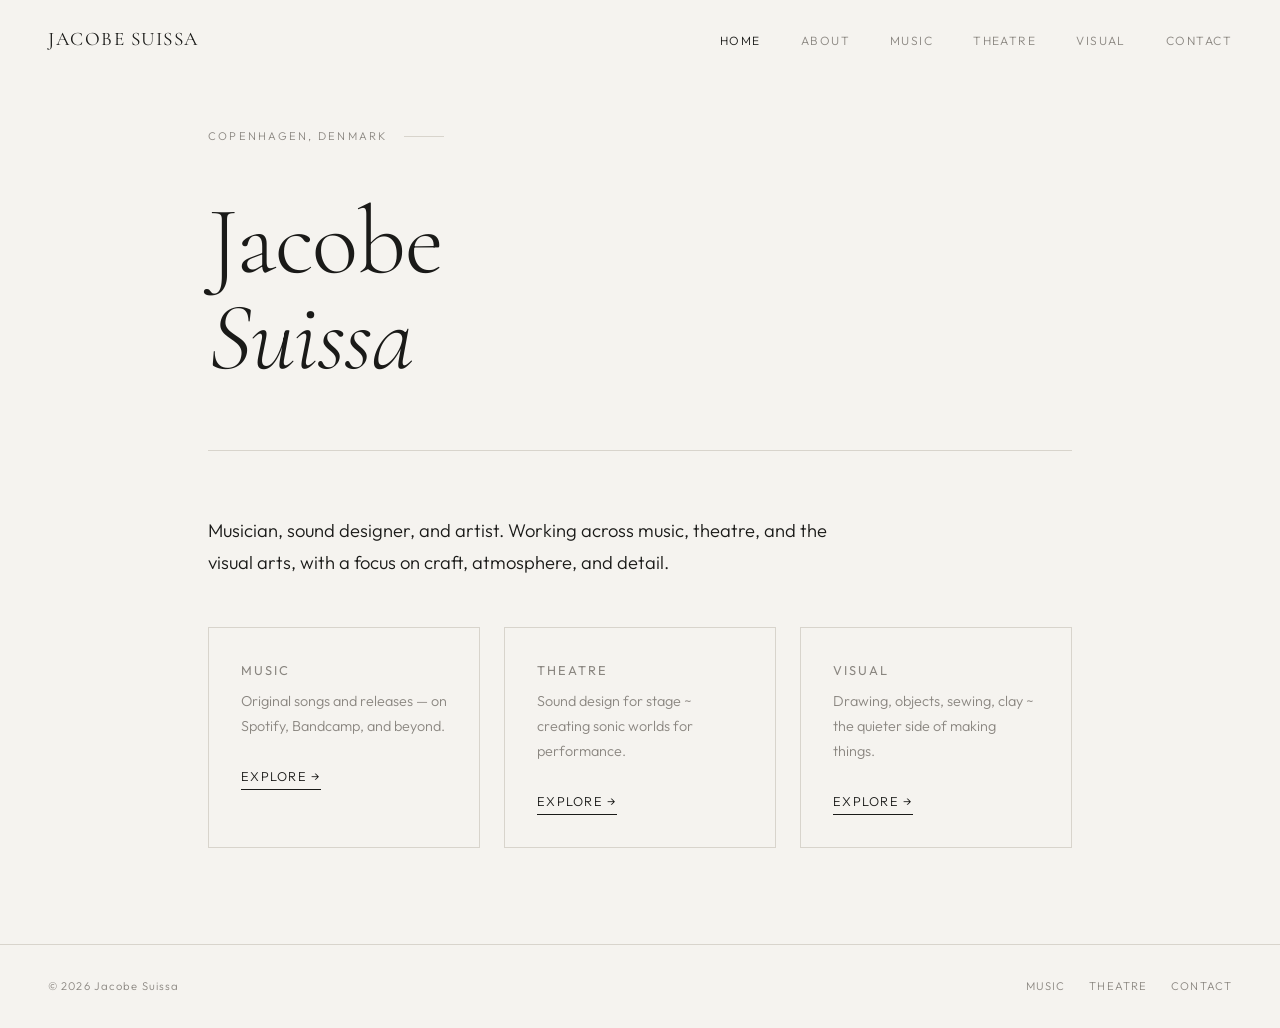
<file: github files/index.html>
<!DOCTYPE html>
<html lang="en">
<head>
  <meta charset="UTF-8" />
  <meta name="viewport" content="width=device-width, initial-scale=1.0" />
  <title>Jacobe Suissa</title>
  <meta name="description" content="Jacobe Suissa ~ musician, sound designer, and artist based in Copenhagen." />
  <link rel="stylesheet" href="style.css" />
</head>
<body>

  <nav>
    <a href="index.html" class="nav-logo">Jacobe Suissa</a>
    <button class="nav-toggle" aria-label="Toggle menu">
      <span></span><span></span><span></span>
    </button>
    <ul class="nav-links">
      <li><a href="index.html">Home</a></li>
      <li><a href="about.html">About</a></li>
      <li><a href="music.html">Music</a></li>
      <li><a href="theatre.html">Theatre</a></li>
      <li><a href="visual.html">Visual</a></li>
      <li><a href="contact.html">Contact</a></li>
    </ul>
  </nav>

  <main class="page">

    <div class="section-label fade-in">Copenhagen, Denmark</div>

    <h1 class="fade-in">Jacobe<br><em>Suissa</em></h1>

    <hr class="divider fade-in" />

    <p class="fade-in" style="font-size: 1.15rem; max-width: 52ch; margin-bottom: 3rem;">
      Musician, sound designer, and artist. Working across music, theatre, and the visual arts,  with a focus on craft, atmosphere, and detail.
    </p>

    <div class="card-grid fade-in">
      <a href="music.html" class="card" style="text-decoration: none;">
        <h3>Music</h3>
        <p>Original songs and releases — on Spotify, Bandcamp, and beyond.</p>
        <span class="link-arrow">Explore →</span>
      </a>
      <a href="theatre.html" class="card" style="text-decoration: none;">
        <h3>Theatre</h3>
        <p>Sound design for stage ~ creating sonic worlds for performance.</p>
        <span class="link-arrow">Explore →</span>
      </a>
      <a href="visual.html" class="card" style="text-decoration: none;">
        <h3>Visual</h3>
        <p>Drawing, objects, sewing, clay ~ the quieter side of making things.</p>
        <span class="link-arrow">Explore →</span>
      </a>
    </div>

  </main>

  <footer>
    <p>© 2026 Jacobe Suissa</p>
    <div class="footer-links">
      <a href="music.html">Music</a>
      <a href="theatre.html">Theatre</a>
      <a href="contact.html">Contact</a>
    </div>
  </footer>

  <script src="main.js"></script>
</body>
</html>
</file>
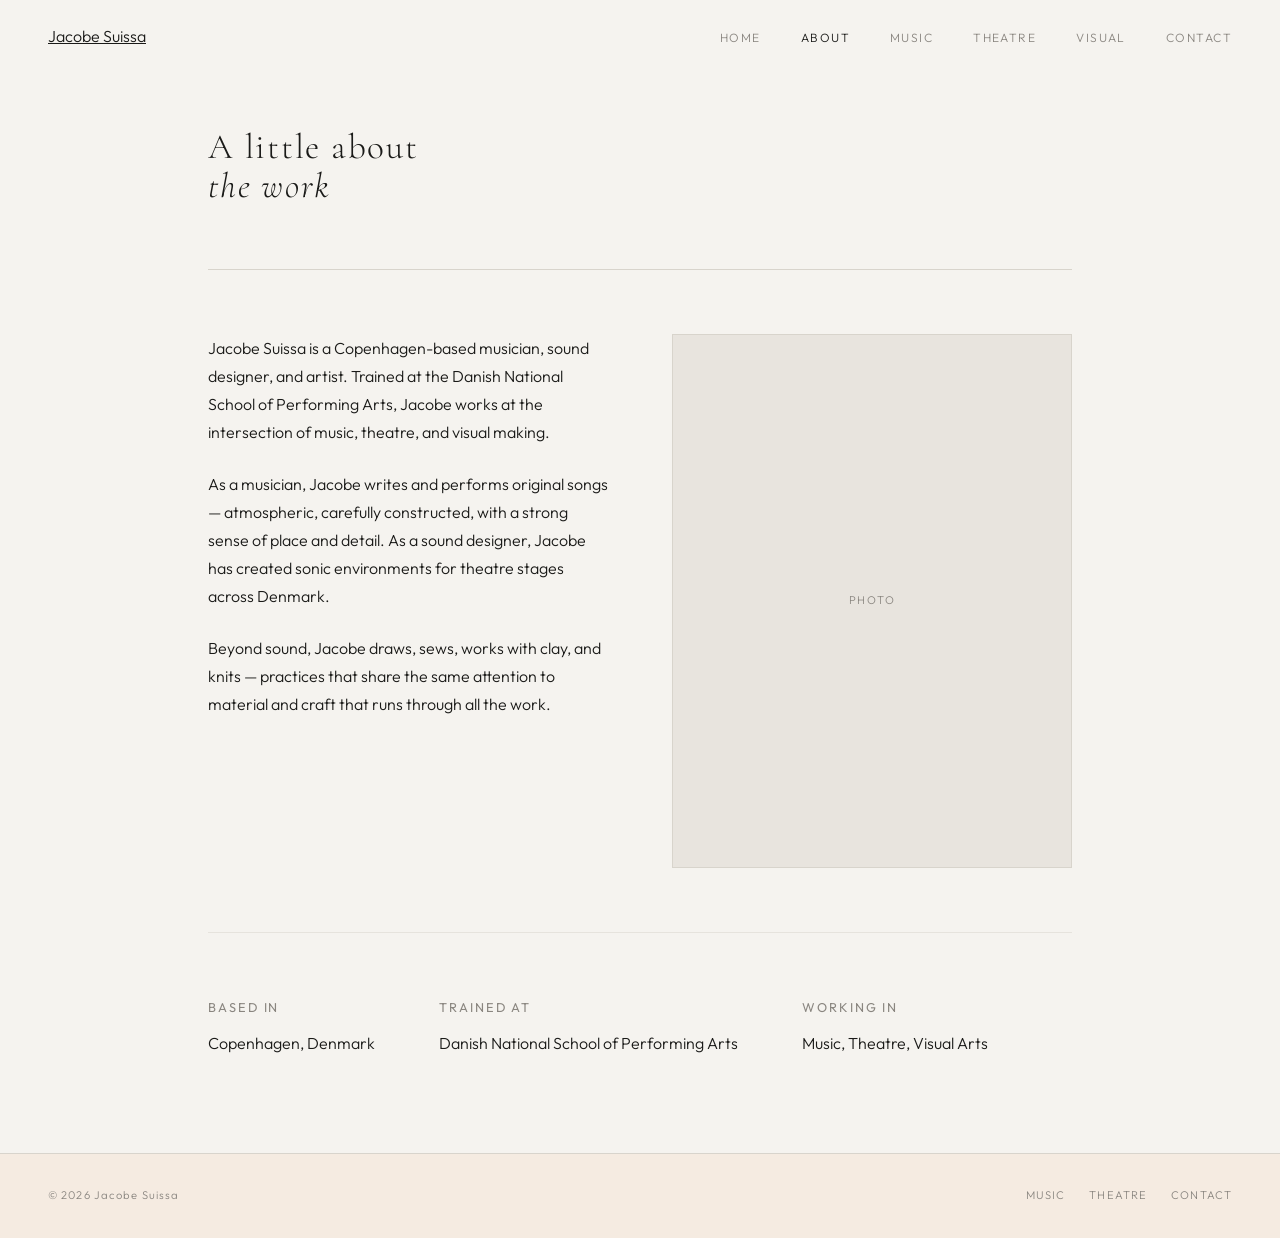
<file: about.html>
<!DOCTYPE html>
<html lang="en">
<head>
  <meta charset="UTF-8" />
  <meta name="viewport" content="width=device-width, initial-scale=1.0" />
  <title>About — Jacobe Suissa</title>
  <meta name="description" content="About Jacobe Suissa — musician, sound designer, and artist." />
  <link rel="stylesheet" href="style.css" />
</head>
<body>

  <nav>
    <a href="index.html" class="nav-logo">Jacobe Suissa</a>
    <button class="nav-toggle" aria-label="Toggle menu">
      <span></span><span></span><span></span>
    </button>
    <ul class="nav-links">
      <li><a href="index.html">Home</a></li>
      <li><a href="about.html">About</a></li>
      <li><a href="music.html">Music</a></li>
      <li><a href="theatre.html">Theatre</a></li>
      <li><a href="visual.html">Visual</a></li>
      <li><a href="contact.html">Contact</a></li>
    </ul>
  </nav>

  <main class="page">

    <div class="section-label fade-in">About</div>

    <h2 class="fade-in">A little about<br><em>the work</em></h2>

    <hr class="divider fade-in" />

    <div style="display: grid; grid-template-columns: 1fr 1fr; gap: 4rem; align-items: start;" class="fade-in">
      <div>
        <p style="margin-bottom: 1.5rem;">
          <!-- Replace this with your own bio text -->
          Jacobe Suissa is a Copenhagen-based musician, sound designer, and artist. Trained at the Danish National School of Performing Arts, Jacobe works at the intersection of music, theatre, and visual making.
        </p>
        <p style="margin-bottom: 1.5rem;">
          As a musician, Jacobe writes and performs original songs — atmospheric, carefully constructed, with a strong sense of place and detail. As a sound designer, Jacobe has created sonic environments for theatre stages across Denmark.
        </p>
        <p>
          Beyond sound, Jacobe draws, sews, works with clay, and knits — practices that share the same attention to material and craft that runs through all the work.
        </p>
      </div>
      <div>
        <!-- You can add a photo here later -->
        <div style="width: 100%; aspect-ratio: 3/4; background: var(--hover); border: 1px solid var(--border); display: flex; align-items: center; justify-content: center;">
          <span style="font-size: 0.7rem; letter-spacing: 0.15em; text-transform: uppercase; color: var(--muted);">Photo</span>
        </div>
      </div>
    </div>

    <hr class="divider" />

    <div style="display: flex; gap: 4rem; flex-wrap: wrap;" class="fade-in">
      <div>
        <h3>Based in</h3>
        <p>Copenhagen, Denmark</p>
      </div>
      <div>
        <h3>Trained at</h3>
        <p>Danish National School of Performing Arts</p>
      </div>
      <div>
        <h3>Working in</h3>
        <p>Music, Theatre, Visual Arts</p>
      </div>
    </div>

  </main>

  <footer>
    <p>© 2026 Jacobe Suissa</p>
    <div class="footer-links">
      <a href="music.html">Music</a>
      <a href="theatre.html">Theatre</a>
      <a href="contact.html">Contact</a>
    </div>
  </footer>

  <script src="main.js"></script>
</body>
</html>
</file>
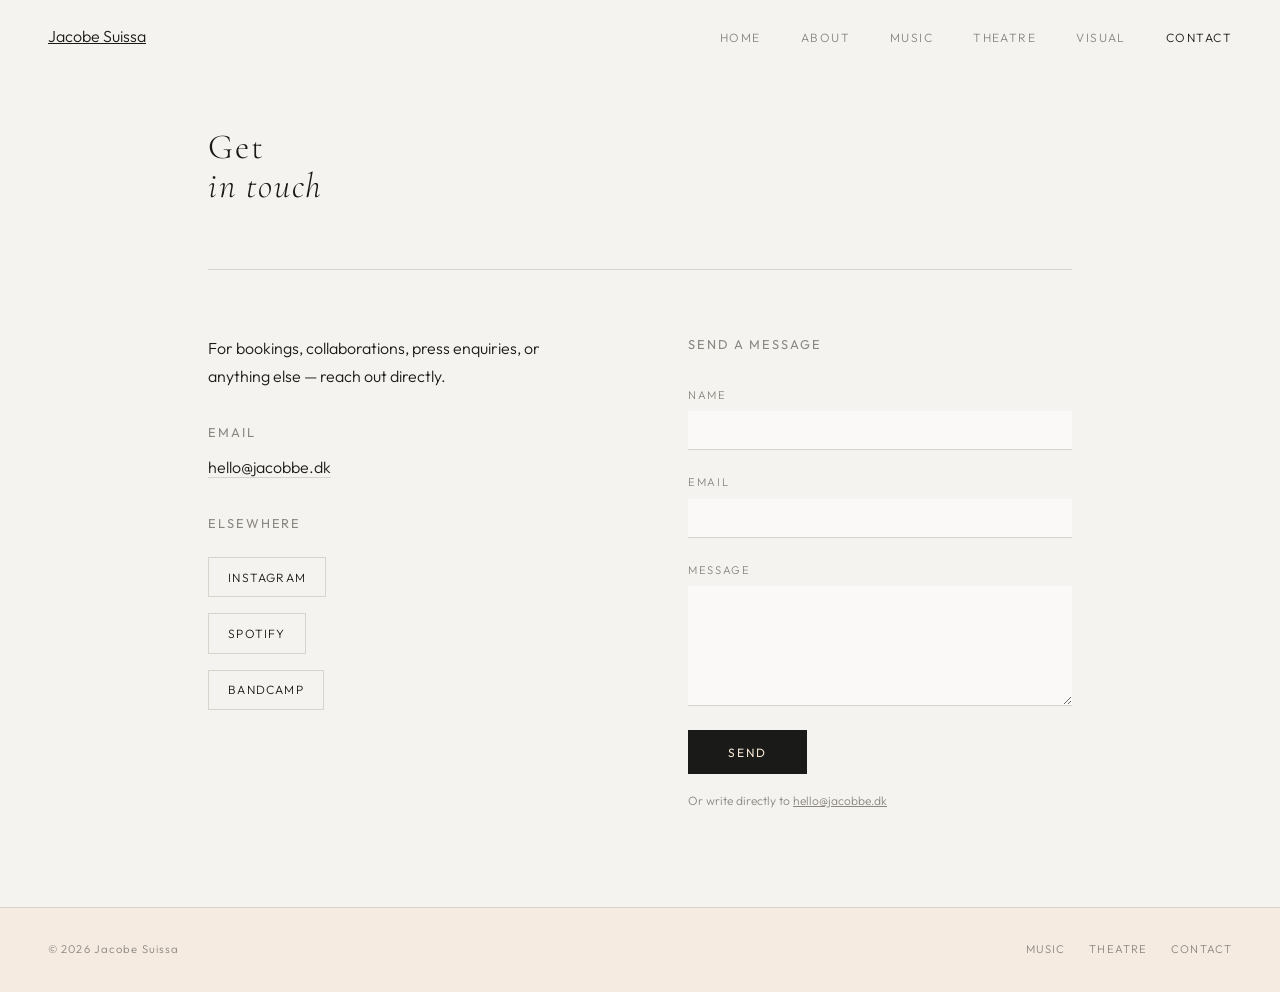
<file: contact.html>
<!DOCTYPE html>
<html lang="en">
<head>
  <meta charset="UTF-8" />
  <meta name="viewport" content="width=device-width, initial-scale=1.0" />
  <title>Contact — Jacobe Suissa</title>
  <meta name="description" content="Get in touch with Jacobe Suissa." />
  <link rel="stylesheet" href="style.css" />
</head>
<body>

  <nav>
    <a href="index.html" class="nav-logo">Jacobe Suissa</a>
    <button class="nav-toggle" aria-label="Toggle menu">
      <span></span><span></span><span></span>
    </button>
    <ul class="nav-links">
      <li><a href="index.html">Home</a></li>
      <li><a href="about.html">About</a></li>
      <li><a href="music.html">Music</a></li>
      <li><a href="theatre.html">Theatre</a></li>
      <li><a href="visual.html">Visual</a></li>
      <li><a href="contact.html">Contact</a></li>
    </ul>
  </nav>

  <main class="page">

    <div class="section-label fade-in">Contact</div>

    <h2 class="fade-in">Get<br><em>in touch</em></h2>

    <hr class="divider fade-in" />

    <div style="display: grid; grid-template-columns: 1fr 1fr; gap: 6rem; align-items: start;" class="fade-in">

      <div>
        <p style="margin-bottom: 2rem;">
          For bookings, collaborations, press enquiries, or anything else — reach out directly.
        </p>

        <!-- Replace with your actual email -->
        <div style="margin-bottom: 2rem;">
          <h3>Email</h3>
          <a href="mailto:hello@jacobbe.dk" style="font-size: 1rem; text-decoration: none; border-bottom: 1px solid var(--border);">hello@jacobbe.dk</a>
        </div>

        <div>
          <h3>Elsewhere</h3>
          <div class="music-links" style="flex-direction: column; align-items: flex-start;">
            <!-- Replace # with your actual social links -->
            <a href="#" class="music-link" target="_blank" rel="noopener">Instagram</a>
            <a href="#" class="music-link" target="_blank" rel="noopener">Spotify</a>
            <a href="#" class="music-link" target="_blank" rel="noopener">Bandcamp</a>
          </div>
        </div>
      </div>

      <!-- Optional contact form — this version just opens the mail client -->
      <!-- For a working form you'd need a service like Formspree or Netlify Forms -->
      <div>
        <h3 style="margin-bottom: 1.5rem;">Send a message</h3>
        <!-- Using Formspree — replace YOUR_FORM_ID with your actual Formspree form ID -->
        <!-- Sign up free at formspree.io, create a form, and paste the ID here -->
        <form
          class="contact-form"
          action="https://formspree.io/f/YOUR_FORM_ID"
          method="POST">
          <div class="form-field">
            <label for="name">Name</label>
            <input type="text" id="name" name="name" required />
          </div>
          <div class="form-field">
            <label for="email">Email</label>
            <input type="email" id="email" name="email" required />
          </div>
          <div class="form-field">
            <label for="message">Message</label>
            <textarea id="message" name="message" required></textarea>
          </div>
          <button type="submit" class="btn">Send</button>
        </form>
        <p style="font-size: 0.75rem; color: var(--muted); margin-top: 1rem;">
          Or write directly to <a href="mailto:hello@jacobbe.dk" style="color: var(--muted);">hello@jacobbe.dk</a>
        </p>
      </div>

    </div>

  </main>

  <footer>
    <p>© 2026 Jacobe Suissa</p>
    <div class="footer-links">
      <a href="music.html">Music</a>
      <a href="theatre.html">Theatre</a>
      <a href="contact.html">Contact</a>
    </div>
  </footer>

  <script src="main.js"></script>
</body>
</html>
</file>
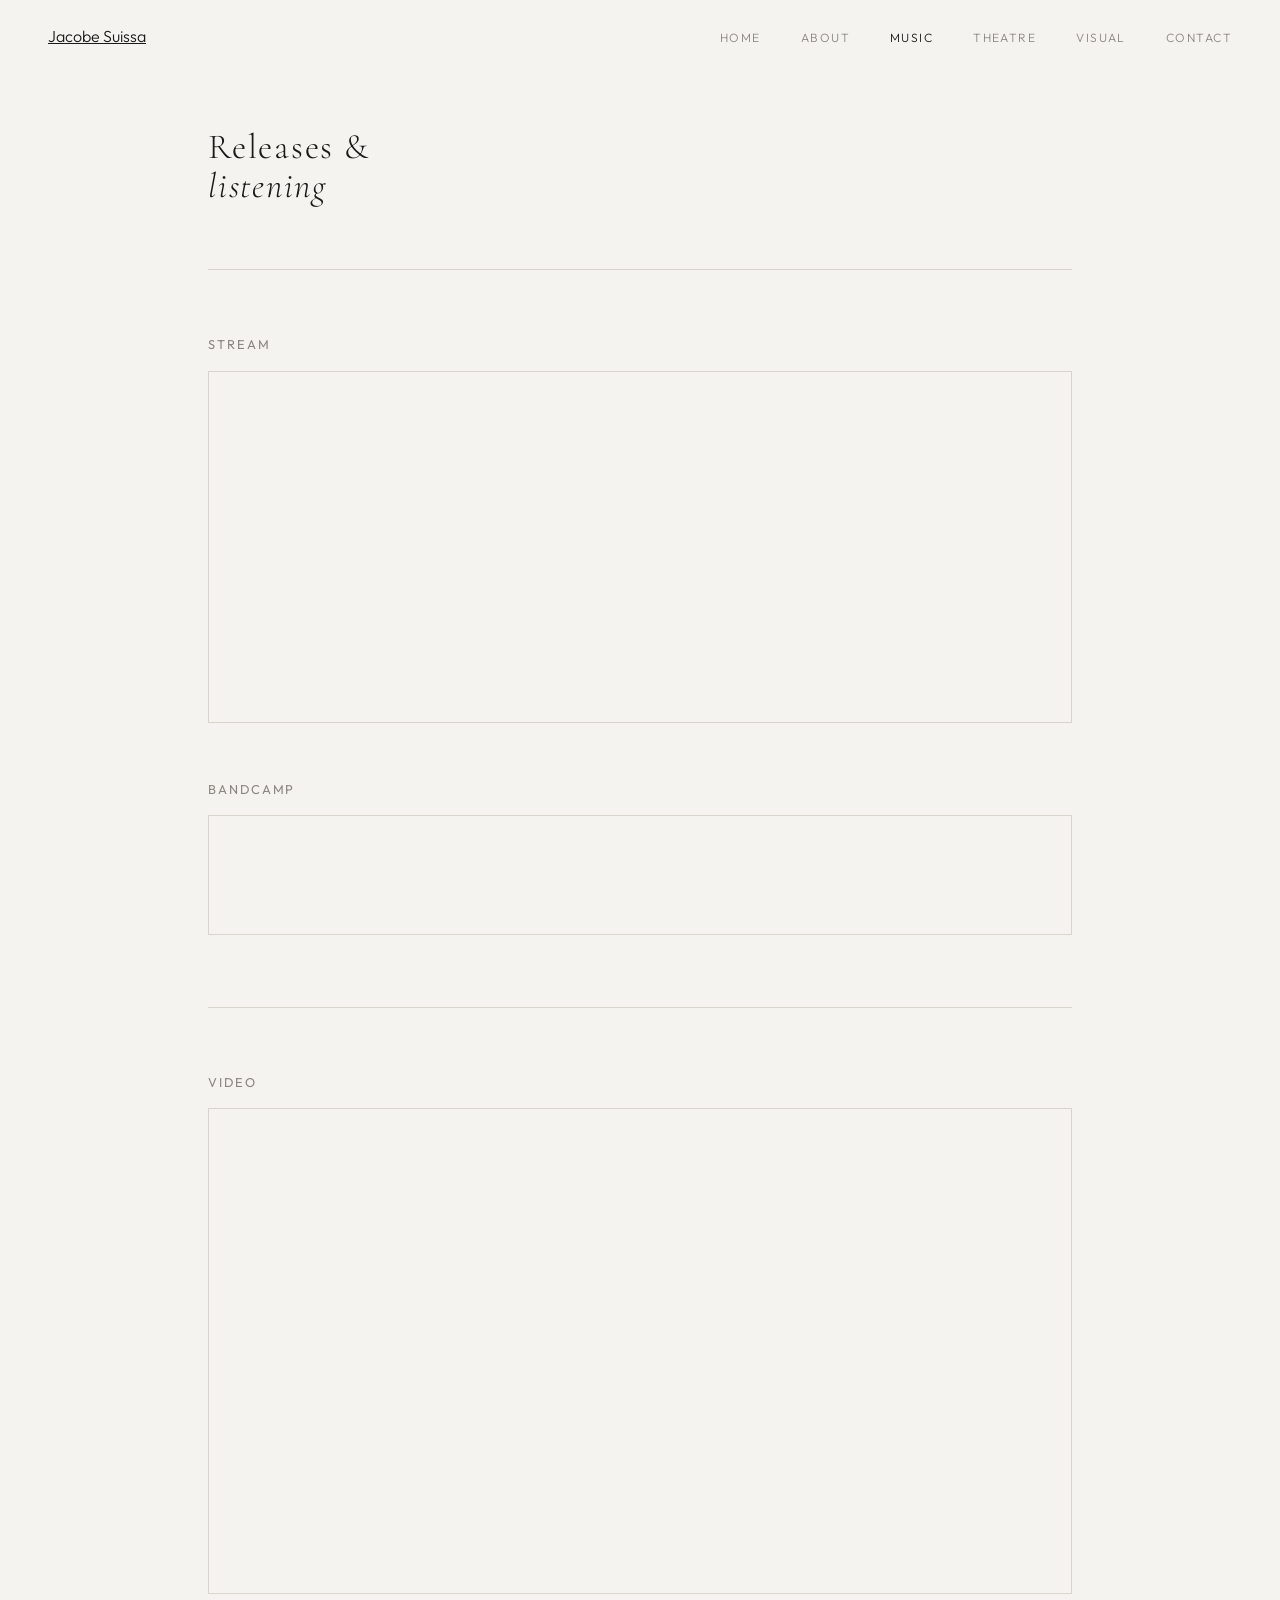
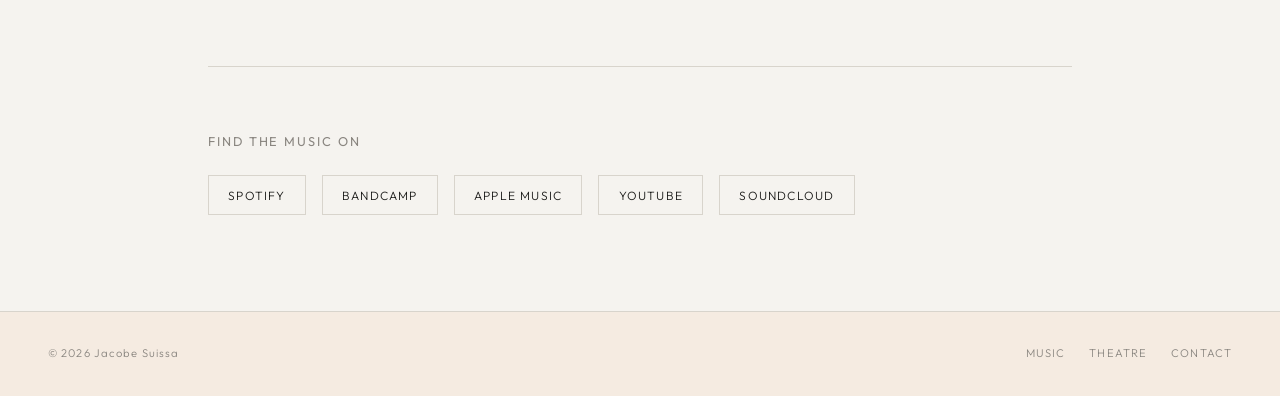
<file: music.html>
<!DOCTYPE html>
<html lang="en">
<head>
  <meta charset="UTF-8" />
  <meta name="viewport" content="width=device-width, initial-scale=1.0" />
  <title>Music — Jacobe Suissa</title>
  <meta name="description" content="Music by Jacobe Suissa — releases, streams, and links." />
  <link rel="stylesheet" href="style.css" />
</head>
<body>

  <nav>
    <a href="index.html" class="nav-logo">Jacobe Suissa</a>
    <button class="nav-toggle" aria-label="Toggle menu">
      <span></span><span></span><span></span>
    </button>
    <ul class="nav-links">
      <li><a href="index.html">Home</a></li>
      <li><a href="about.html">About</a></li>
      <li><a href="music.html">Music</a></li>
      <li><a href="theatre.html">Theatre</a></li>
      <li><a href="visual.html">Visual</a></li>
      <li><a href="contact.html">Contact</a></li>
    </ul>
  </nav>

  <main class="page">

    <div class="section-label fade-in">Music</div>

    <h2 class="fade-in">Releases &<br><em>listening</em></h2>

    <hr class="divider fade-in" />

    <!-- SPOTIFY EMBED — replace the src URL with your actual Spotify artist/track embed URL -->
    <div class="fade-in" style="margin-bottom: 3rem;">
      <h3 style="margin-bottom: 1rem;">Stream</h3>
      <!-- To get your Spotify embed: go to your track/album on Spotify → Share → Embed → copy the iframe src -->
      <iframe
        style="border-radius: 0; border: 1px solid var(--border);"
        src="https://open.spotify.com/embed/artist/REPLACE_WITH_YOUR_ARTIST_ID?utm_source=generator&theme=0"
        width="100%"
        height="352"
        frameBorder="0"
        allowfullscreen=""
        allow="autoplay; clipboard-write; encrypted-media; fullscreen; picture-in-picture"
        loading="lazy"
        title="Jacobe Suissa on Spotify">
      </iframe>
    </div>

    <!-- BANDCAMP EMBED — replace with your actual Bandcamp embed code -->
    <div class="fade-in" style="margin-bottom: 3rem;">
      <h3 style="margin-bottom: 1rem;">Bandcamp</h3>
      <!-- To get your Bandcamp embed: go to your track/album → Share/Embed → copy the iframe -->
      <iframe
        style="border: 1px solid var(--border);"
        src="https://bandcamp.com/EmbeddedPlayer/REPLACE_WITH_YOUR_BANDCAMP_EMBED/size=large/bgcol=f5f3ef/linkcol=1a1a18/transparent=true/"
        seamless
        width="100%"
        height="120"
        title="Jacobe Suissa on Bandcamp">
      </iframe>
    </div>

    <hr class="divider fade-in" />

    <!-- MUSIC VIDEO — replace with your actual YouTube embed URL -->
    <div class="fade-in" style="margin-bottom: 3rem;">
      <h3 style="margin-bottom: 1rem;">Video</h3>
      <div style="position: relative; width: 100%; aspect-ratio: 16/9;">
        <!-- Replace VIDEO_ID with your actual YouTube video ID -->
        <iframe
          style="border: 1px solid var(--border);"
          width="100%"
          height="100%"
          src="https://www.youtube.com/embed/REPLACE_WITH_VIDEO_ID"
          title="Jacobe Suissa"
          frameborder="0"
          allow="accelerometer; autoplay; clipboard-write; encrypted-media; gyroscope; picture-in-picture"
          allowfullscreen>
        </iframe>
      </div>
    </div>

    <hr class="divider fade-in" />

    <div class="fade-in">
      <h3>Find the music on</h3>
      <div class="music-links">
        <!-- Replace # with your actual profile URLs -->
        <a href="#" class="music-link" target="_blank" rel="noopener">Spotify</a>
        <a href="#" class="music-link" target="_blank" rel="noopener">Bandcamp</a>
        <a href="#" class="music-link" target="_blank" rel="noopener">Apple Music</a>
        <a href="#" class="music-link" target="_blank" rel="noopener">YouTube</a>
        <a href="#" class="music-link" target="_blank" rel="noopener">SoundCloud</a>
      </div>
    </div>

  </main>

  <footer>
    <p>© 2026 Jacobe Suissa</p>
    <div class="footer-links">
      <a href="music.html">Music</a>
      <a href="theatre.html">Theatre</a>
      <a href="contact.html">Contact</a>
    </div>
  </footer>

  <script src="main.js"></script>
</body>
</html>
</file>
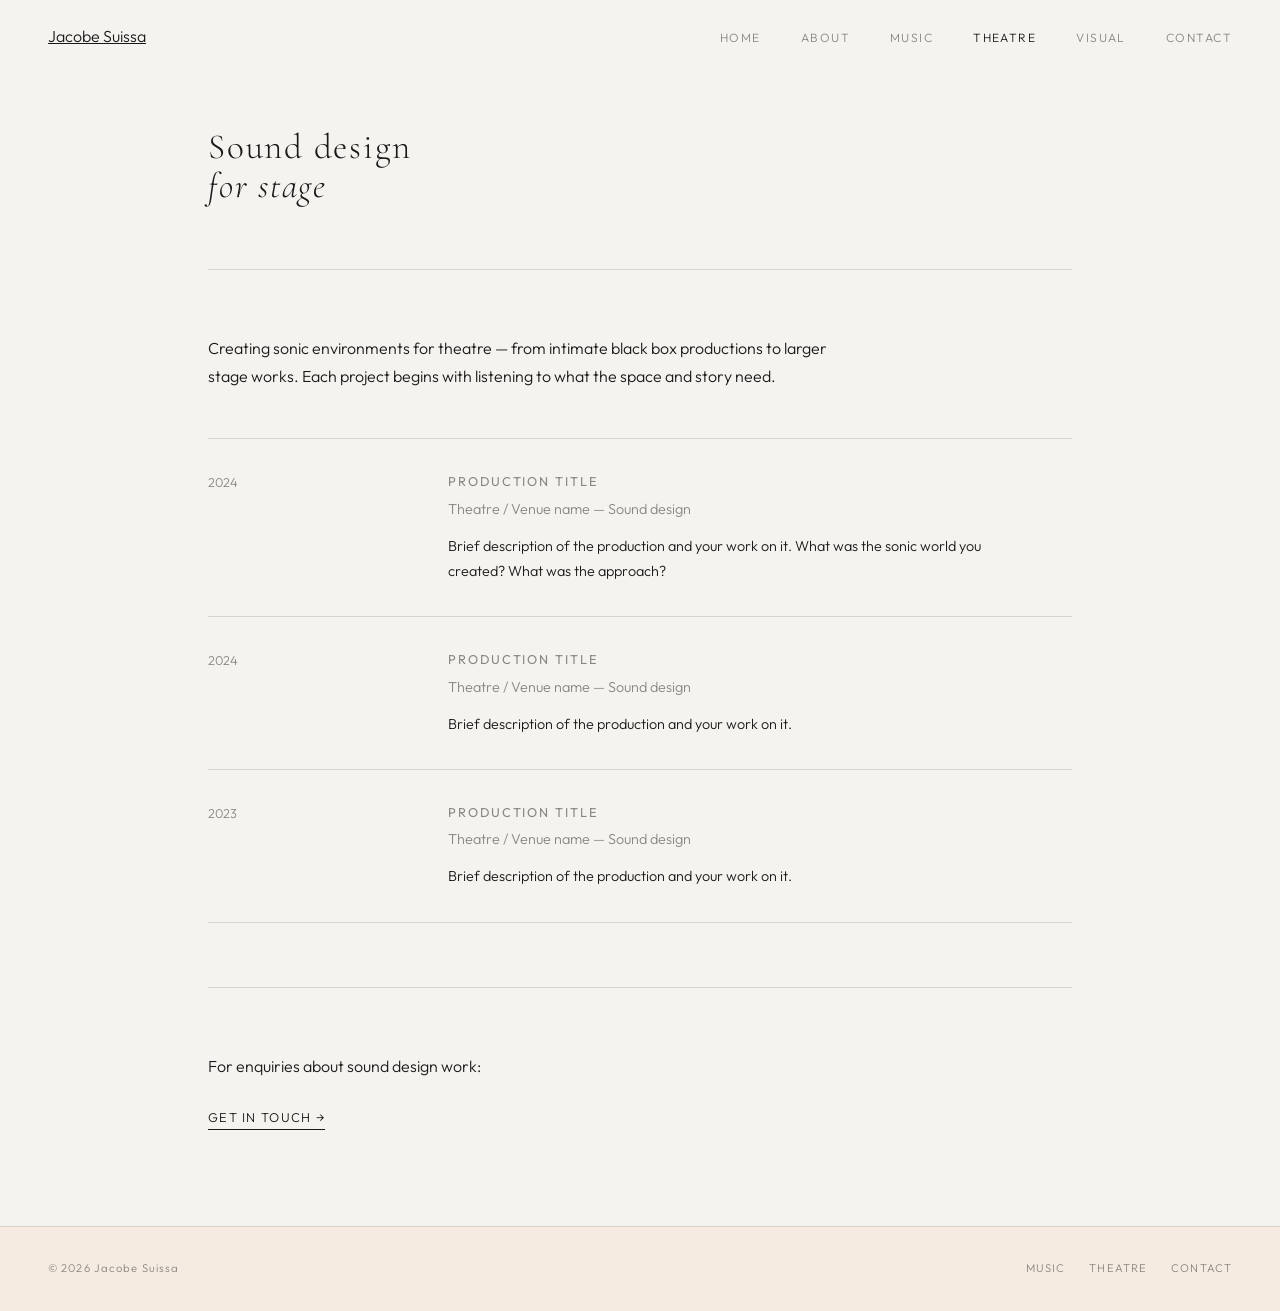
<file: theatre.html>
<!DOCTYPE html>
<html lang="en">
<head>
  <meta charset="UTF-8" />
  <meta name="viewport" content="width=device-width, initial-scale=1.0" />
  <title>Theatre — Jacobe Suissa</title>
  <meta name="description" content="Theatre sound design work by Jacobe Suissa." />
  <link rel="stylesheet" href="style.css" />
</head>
<body>

  <nav>
    <a href="index.html" class="nav-logo">Jacobe Suissa</a>
    <button class="nav-toggle" aria-label="Toggle menu">
      <span></span><span></span><span></span>
    </button>
    <ul class="nav-links">
      <li><a href="index.html">Home</a></li>
      <li><a href="about.html">About</a></li>
      <li><a href="music.html">Music</a></li>
      <li><a href="theatre.html">Theatre</a></li>
      <li><a href="visual.html">Visual</a></li>
      <li><a href="contact.html">Contact</a></li>
    </ul>
  </nav>

  <main class="page">

    <div class="section-label fade-in">Theatre</div>

    <h2 class="fade-in">Sound design<br><em>for stage</em></h2>

    <hr class="divider fade-in" />

    <p class="fade-in" style="margin-bottom: 3rem;">
      <!-- Replace with your own description of your theatre work -->
      Creating sonic environments for theatre — from intimate black box productions to larger stage works. Each project begins with listening to what the space and story need.
    </p>

    <!-- PRODUCTION LIST — duplicate and edit these blocks for each production -->
    <div class="fade-in" style="display: flex; flex-direction: column; gap: 0;">

      <div style="display: grid; grid-template-columns: 1fr 3fr; gap: 2rem; padding: 2rem 0; border-top: 1px solid var(--border);">
        <div>
          <p style="font-size: 0.8rem; color: var(--muted);">2024</p>
        </div>
        <div>
          <h3 style="margin-bottom: 0.3rem;">Production Title</h3>
          <p style="font-size: 0.9rem; color: var(--muted); margin-bottom: 0.75rem;">Theatre / Venue name — Sound design</p>
          <p style="font-size: 0.9rem;">Brief description of the production and your work on it. What was the sonic world you created? What was the approach?</p>
        </div>
      </div>

      <div style="display: grid; grid-template-columns: 1fr 3fr; gap: 2rem; padding: 2rem 0; border-top: 1px solid var(--border);">
        <div>
          <p style="font-size: 0.8rem; color: var(--muted);">2024</p>
        </div>
        <div>
          <h3 style="margin-bottom: 0.3rem;">Production Title</h3>
          <p style="font-size: 0.9rem; color: var(--muted); margin-bottom: 0.75rem;">Theatre / Venue name — Sound design</p>
          <p style="font-size: 0.9rem;">Brief description of the production and your work on it.</p>
        </div>
      </div>

      <div style="display: grid; grid-template-columns: 1fr 3fr; gap: 2rem; padding: 2rem 0; border-top: 1px solid var(--border);">
        <div>
          <p style="font-size: 0.8rem; color: var(--muted);">2023</p>
        </div>
        <div>
          <h3 style="margin-bottom: 0.3rem;">Production Title</h3>
          <p style="font-size: 0.9rem; color: var(--muted); margin-bottom: 0.75rem;">Theatre / Venue name — Sound design</p>
          <p style="font-size: 0.9rem;">Brief description of the production and your work on it.</p>
        </div>
      </div>

      <div style="border-top: 1px solid var(--border);"></div>

    </div>

    <hr class="divider fade-in" />

    <div class="fade-in">
      <p style="margin-bottom: 1.5rem;">For enquiries about sound design work:</p>
      <a href="contact.html" class="link-arrow">Get in touch →</a>
    </div>

  </main>

  <footer>
    <p>© 2026 Jacobe Suissa</p>
    <div class="footer-links">
      <a href="music.html">Music</a>
      <a href="theatre.html">Theatre</a>
      <a href="contact.html">Contact</a>
    </div>
  </footer>

  <script src="main.js"></script>
</body>
</html>
</file>
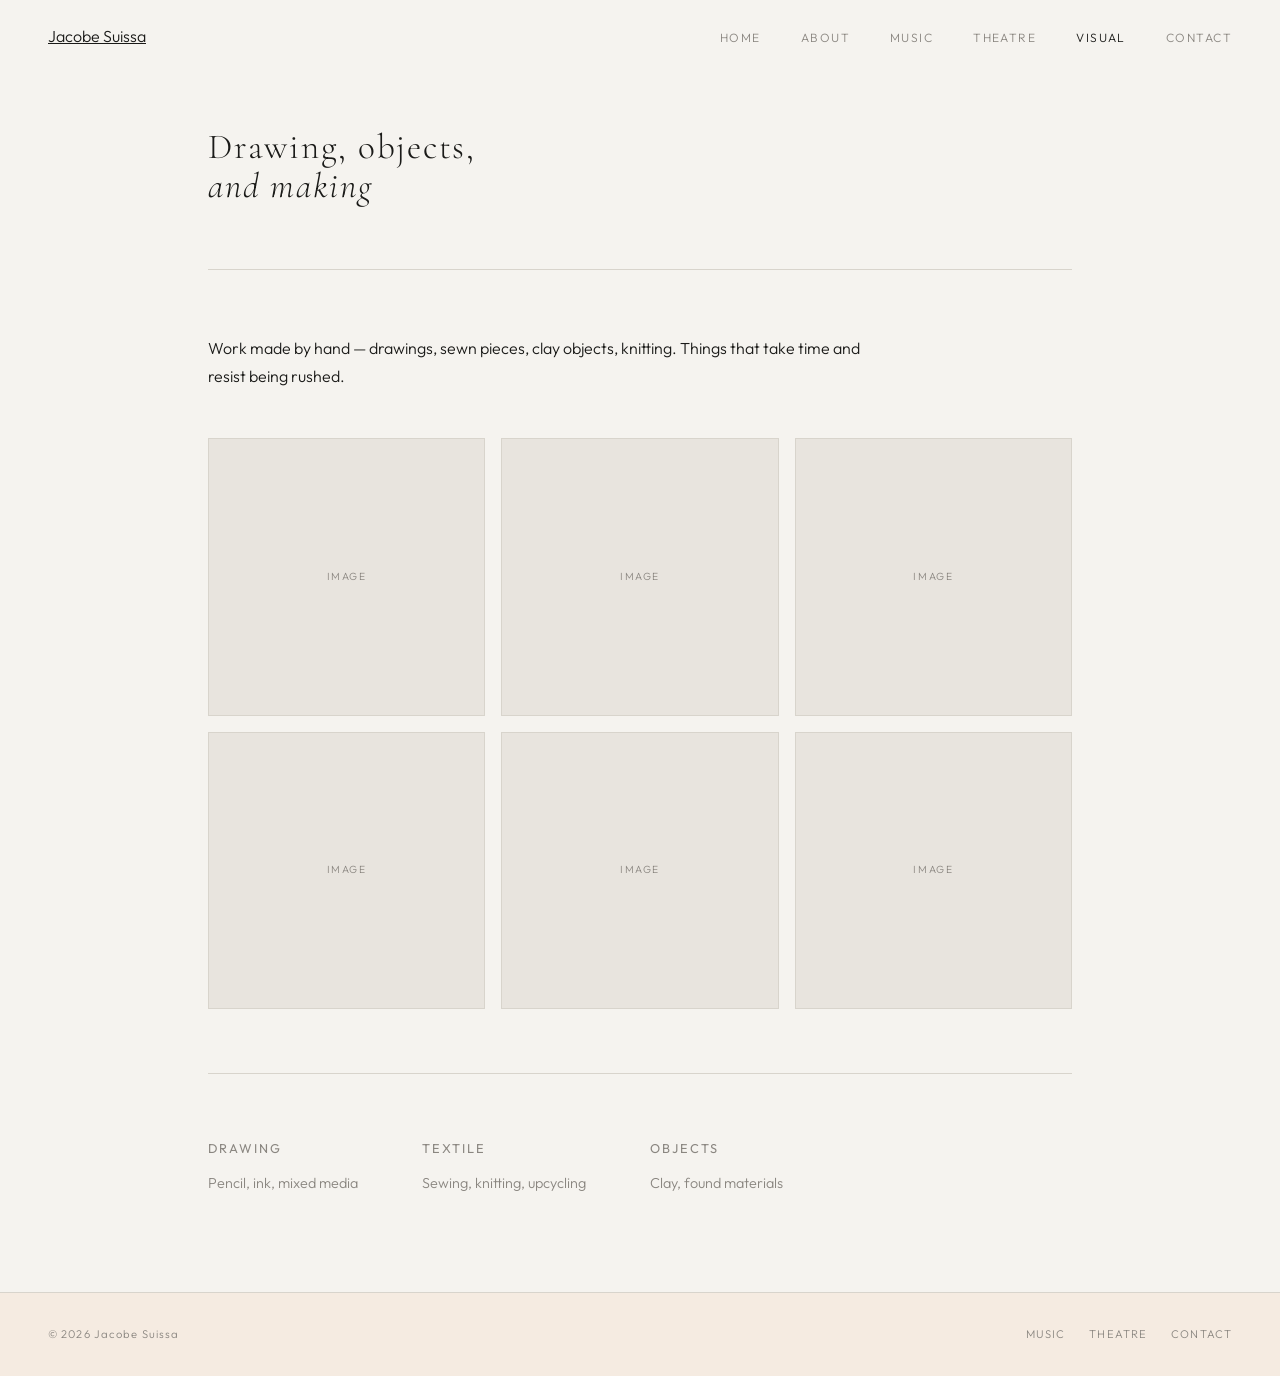
<file: visual.html>
<!DOCTYPE html>
<html lang="en">
<head>
  <meta charset="UTF-8" />
  <meta name="viewport" content="width=device-width, initial-scale=1.0" />
  <title>Visual — Jacobe Suissa</title>
  <meta name="description" content="Visual work by Jacobe Suissa — drawing, objects, and craft." />
  <link rel="stylesheet" href="style.css" />
</head>
<body>

  <nav>
    <a href="index.html" class="nav-logo">Jacobe Suissa</a>
    <button class="nav-toggle" aria-label="Toggle menu">
      <span></span><span></span><span></span>
    </button>
    <ul class="nav-links">
      <li><a href="index.html">Home</a></li>
      <li><a href="about.html">About</a></li>
      <li><a href="music.html">Music</a></li>
      <li><a href="theatre.html">Theatre</a></li>
      <li><a href="visual.html">Visual</a></li>
      <li><a href="contact.html">Contact</a></li>
    </ul>
  </nav>

  <main class="page">

    <div class="section-label fade-in">Visual</div>

    <h2 class="fade-in">Drawing, objects,<br><em>and making</em></h2>

    <hr class="divider fade-in" />

    <p class="fade-in" style="margin-bottom: 3rem;">
      <!-- Replace with your own description -->
      Work made by hand — drawings, sewn pieces, clay objects, knitting. Things that take time and resist being rushed.
    </p>

    <!-- IMAGE GRID — replace the placeholder divs with actual <img> tags when you have images -->
    <div class="fade-in" style="display: grid; grid-template-columns: repeat(3, 1fr); gap: 1rem; margin-bottom: 3rem;">

      <!-- Replace each of these with: <img src="images/your-image.jpg" alt="Description" style="width:100%; aspect-ratio:1/1; object-fit:cover;"> -->
      <div style="aspect-ratio: 1/1; background: var(--hover); border: 1px solid var(--border); display: flex; align-items: center; justify-content: center;">
        <span style="font-size: 0.65rem; letter-spacing: 0.15em; text-transform: uppercase; color: var(--muted);">Image</span>
      </div>
      <div style="aspect-ratio: 1/1; background: var(--hover); border: 1px solid var(--border); display: flex; align-items: center; justify-content: center;">
        <span style="font-size: 0.65rem; letter-spacing: 0.15em; text-transform: uppercase; color: var(--muted);">Image</span>
      </div>
      <div style="aspect-ratio: 1/1; background: var(--hover); border: 1px solid var(--border); display: flex; align-items: center; justify-content: center;">
        <span style="font-size: 0.65rem; letter-spacing: 0.15em; text-transform: uppercase; color: var(--muted);">Image</span>
      </div>
      <div style="aspect-ratio: 1/1; background: var(--hover); border: 1px solid var(--border); display: flex; align-items: center; justify-content: center;">
        <span style="font-size: 0.65rem; letter-spacing: 0.15em; text-transform: uppercase; color: var(--muted);">Image</span>
      </div>
      <div style="aspect-ratio: 1/1; background: var(--hover); border: 1px solid var(--border); display: flex; align-items: center; justify-content: center;">
        <span style="font-size: 0.65rem; letter-spacing: 0.15em; text-transform: uppercase; color: var(--muted);">Image</span>
      </div>
      <div style="aspect-ratio: 1/1; background: var(--hover); border: 1px solid var(--border); display: flex; align-items: center; justify-content: center;">
        <span style="font-size: 0.65rem; letter-spacing: 0.15em; text-transform: uppercase; color: var(--muted);">Image</span>
      </div>

    </div>

    <hr class="divider fade-in" />

    <div class="fade-in" style="display: flex; gap: 4rem; flex-wrap: wrap;">
      <div>
        <h3>Drawing</h3>
        <p style="font-size: 0.9rem; color: var(--muted);">Pencil, ink, mixed media</p>
      </div>
      <div>
        <h3>Textile</h3>
        <p style="font-size: 0.9rem; color: var(--muted);">Sewing, knitting, upcycling</p>
      </div>
      <div>
        <h3>Objects</h3>
        <p style="font-size: 0.9rem; color: var(--muted);">Clay, found materials</p>
      </div>
    </div>

  </main>

  <footer>
    <p>© 2026 Jacobe Suissa</p>
    <div class="footer-links">
      <a href="music.html">Music</a>
      <a href="theatre.html">Theatre</a>
      <a href="contact.html">Contact</a>
    </div>
  </footer>

  <script src="main.js"></script>
</body>
</html>
</file>
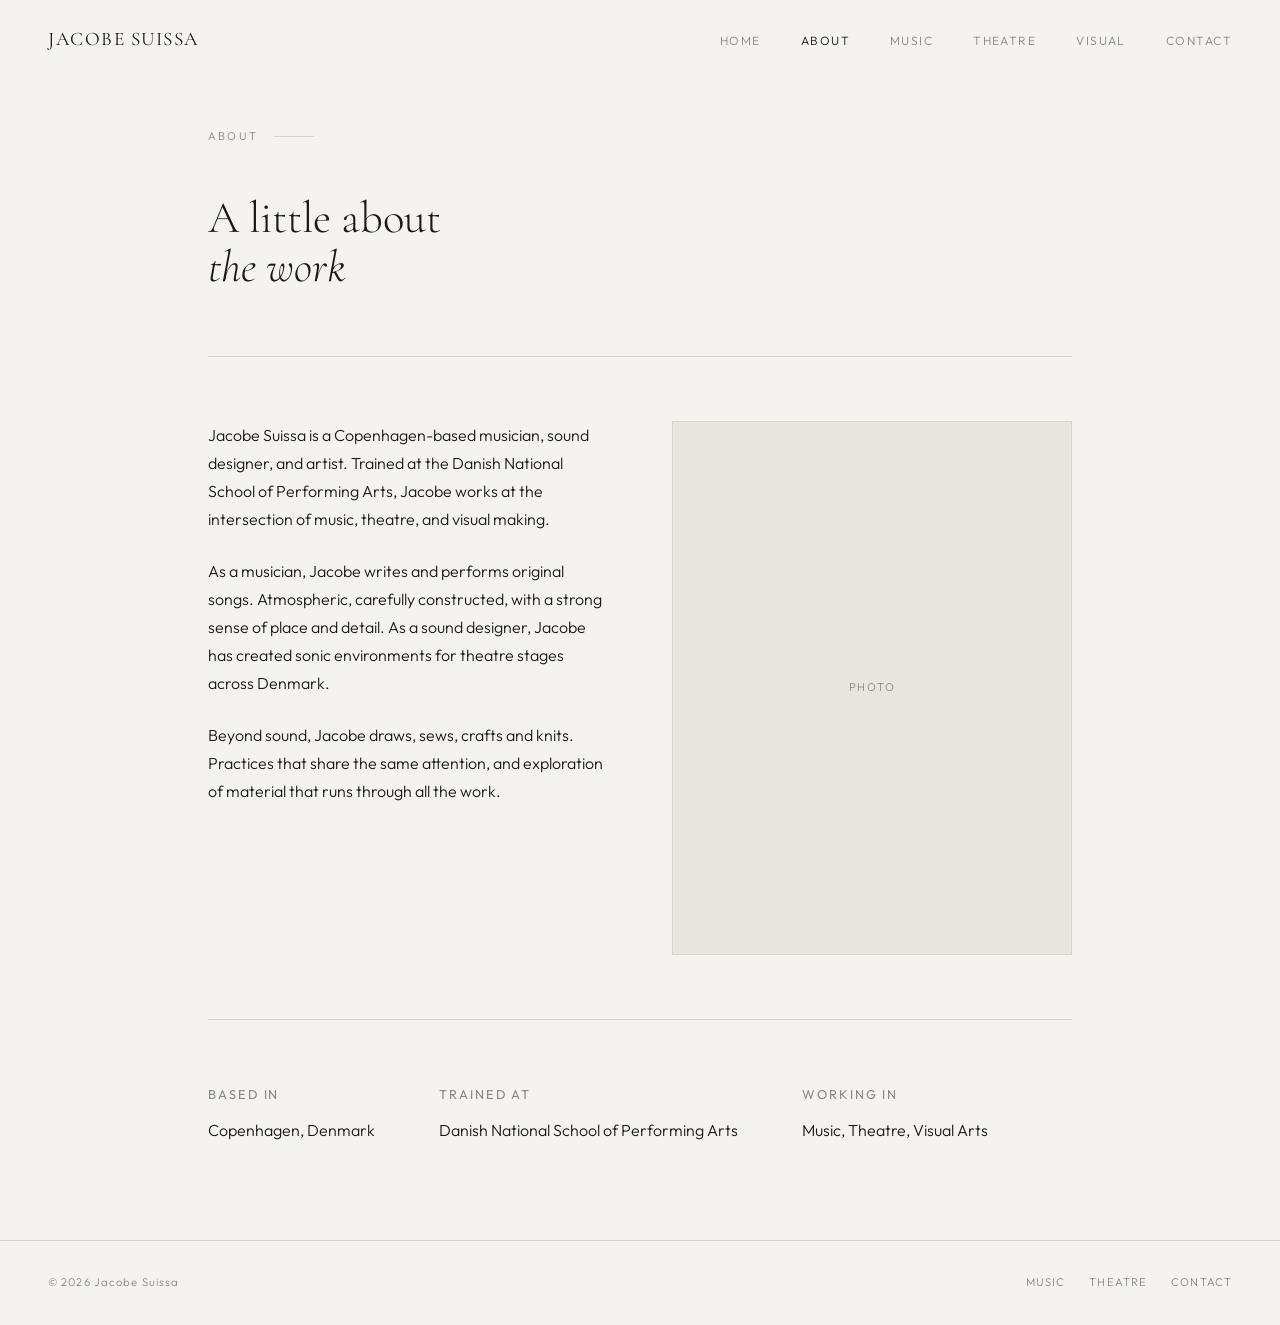
<file: github files/about.html>
<!DOCTYPE html>
<html lang="en">
<head>
  <meta charset="UTF-8" />
  <meta name="viewport" content="width=device-width, initial-scale=1.0" />
  <title>About — Jacobe Suissa</title>
  <meta name="description" content="About Jacobe Suissa — musician, sound designer, and artist." />
  <link rel="stylesheet" href="style.css" />
</head>
<body>

  <nav>
    <a href="index.html" class="nav-logo">Jacobe Suissa</a>
    <button class="nav-toggle" aria-label="Toggle menu">
      <span></span><span></span><span></span>
    </button>
    <ul class="nav-links">
      <li><a href="index.html">Home</a></li>
      <li><a href="about.html">About</a></li>
      <li><a href="music.html">Music</a></li>
      <li><a href="theatre.html">Theatre</a></li>
      <li><a href="visual.html">Visual</a></li>
      <li><a href="contact.html">Contact</a></li>
    </ul>
  </nav>

  <main class="page">

    <div class="section-label fade-in">About</div>

    <h2 class="fade-in">A little about<br><em>the work</em></h2>

    <hr class="divider fade-in" />

    <div style="display: grid; grid-template-columns: 1fr 1fr; gap: 4rem; align-items: start;" class="fade-in">
      <div>
        <p style="margin-bottom: 1.5rem;">
          <!-- Replace this with your own bio text -->
          Jacobe Suissa is a Copenhagen-based musician, sound designer, and artist. Trained at the Danish National School of Performing Arts, Jacobe works at the intersection of music, theatre, and visual making.
        </p>
        <p style="margin-bottom: 1.5rem;">
          As a musician, Jacobe writes and performs original songs. Atmospheric, carefully constructed, with a strong sense of place and detail. As a sound designer, Jacobe has created sonic environments for theatre stages across Denmark.
        </p>
        <p>
          Beyond sound, Jacobe draws, sews, crafts and knits. Practices that share the same attention, and exploration of material that runs through all the work.
        </p>
      </div>
      <div>
        <!-- You can add a photo here later -->
        <div style="width: 100%; aspect-ratio: 3/4; background: var(--hover); border: 1px solid var(--border); display: flex; align-items: center; justify-content: center;">
          <span style="font-size: 0.7rem; letter-spacing: 0.15em; text-transform: uppercase; color: var(--muted);">Photo</span>
        </div>
      </div>
    </div>

    <hr class="divider" />

    <div style="display: flex; gap: 4rem; flex-wrap: wrap;" class="fade-in">
      <div>
        <h3>Based in</h3>
        <p>Copenhagen, Denmark</p>
      </div>
      <div>
        <h3>Trained at</h3>
        <p>Danish National School of Performing Arts</p>
      </div>
      <div>
        <h3>Working in</h3>
        <p>Music, Theatre, Visual Arts</p>
      </div>
    </div>

  </main>

  <footer>
    <p>© 2026 Jacobe Suissa</p>
    <div class="footer-links">
      <a href="music.html">Music</a>
      <a href="theatre.html">Theatre</a>
      <a href="contact.html">Contact</a>
    </div>
  </footer>

  <script src="main.js"></script>
</body>
</html>
</file>
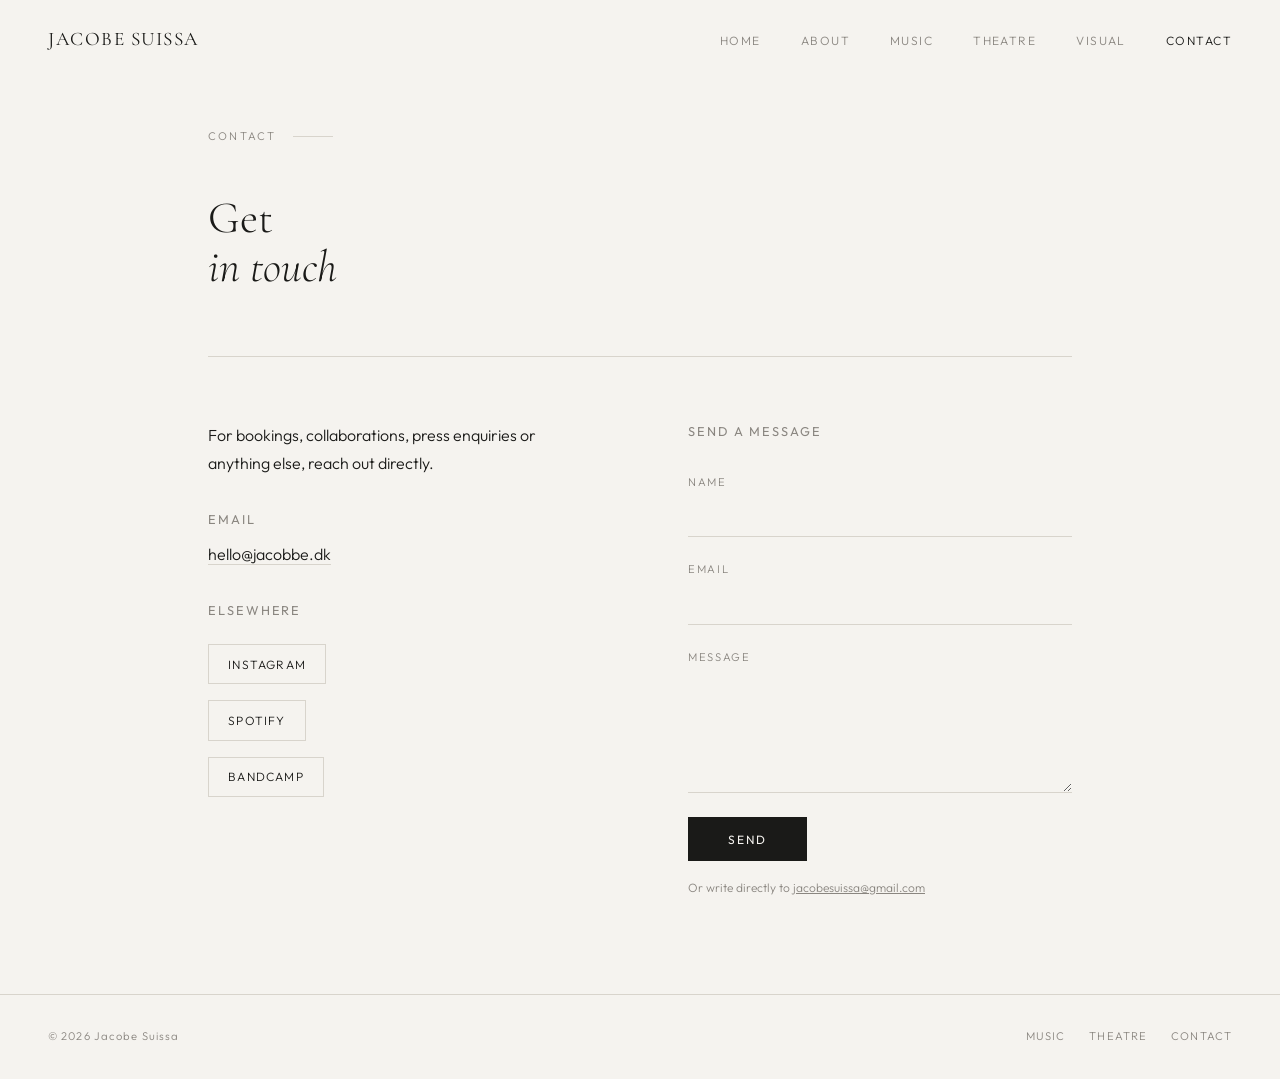
<file: github files/contact.html>
<!DOCTYPE html>
<html lang="en">
<head>
  <meta charset="UTF-8" />
  <meta name="viewport" content="width=device-width, initial-scale=1.0" />
  <title>Contact — Jacobe Suissa</title>
  <meta name="description" content="Get in touch with Jacobe Suissa." />
  <link rel="stylesheet" href="style.css" />
</head>
<body>

  <nav>
    <a href="index.html" class="nav-logo">Jacobe Suissa</a>
    <button class="nav-toggle" aria-label="Toggle menu">
      <span></span><span></span><span></span>
    </button>
    <ul class="nav-links">
      <li><a href="index.html">Home</a></li>
      <li><a href="about.html">About</a></li>
      <li><a href="music.html">Music</a></li>
      <li><a href="theatre.html">Theatre</a></li>
      <li><a href="visual.html">Visual</a></li>
      <li><a href="contact.html">Contact</a></li>
    </ul>
  </nav>

  <main class="page">

    <div class="section-label fade-in">Contact</div>

    <h2 class="fade-in">Get<br><em>in touch</em></h2>

    <hr class="divider fade-in" />

    <div style="display: grid; grid-template-columns: 1fr 1fr; gap: 6rem; align-items: start;" class="fade-in">

      <div>
        <p style="margin-bottom: 2rem;">
          For bookings, collaborations, press enquiries or anything else, reach out directly.
        </p>

        <!-- Replace with your actual email -->
        <div style="margin-bottom: 2rem;">
          <h3>Email</h3>
          <a href="mailto:jacobesuissa@gmail.com" style="font-size: 1rem; text-decoration: none; border-bottom: 1px solid var(--border);">hello@jacobbe.dk</a>
        </div>

        <div>
          <h3>Elsewhere</h3>
          <div class="music-links" style="flex-direction: column; align-items: flex-start;">
            <!-- Replace # with your actual social links -->
            <a href="#" class="music-link" target="_blank" rel="noopener">Instagram</a>
            <a href="#" class="music-link" target="_blank" rel="noopener">Spotify</a>
            <a href="#" class="music-link" target="_blank" rel="noopener">Bandcamp</a>
          </div>
        </div>
      </div>

      <!-- Optional contact form — this version just opens the mail client -->
      <!-- For a working form you'd need a service like Formspree or Netlify Forms -->
      <div>
        <h3 style="margin-bottom: 1.5rem;">Send a message</h3>
        <!-- Using Formspree — replace YOUR_FORM_ID with your actual Formspree form ID -->
        <!-- Sign up free at formspree.io, create a form, and paste the ID here -->
        <form
          class="contact-form"
          action="https://formspree.io/f/YOUR_FORM_ID"
          method="POST">
          <div class="form-field">
            <label for="name">Name</label>
            <input type="text" id="name" name="name" required />
          </div>
          <div class="form-field">
            <label for="email">Email</label>
            <input type="email" id="email" name="email" required />
          </div>
          <div class="form-field">
            <label for="message">Message</label>
            <textarea id="message" name="message" required></textarea>
          </div>
          <button type="submit" class="btn">Send</button>
        </form>
        <p style="font-size: 0.75rem; color: var(--muted); margin-top: 1rem;">
          Or write directly to <a href="mailto:jacobesuissa@gmail.com" style="color: var(--muted);">jacobesuissa@gmail.com</a>
        </p>
      </div>

    </div>

  </main>

  <footer>
    <p>© 2026 Jacobe Suissa</p>
    <div class="footer-links">
      <a href="music.html">Music</a>
      <a href="theatre.html">Theatre</a>
      <a href="contact.html">Contact</a>
    </div>
  </footer>

  <script src="main.js"></script>
</body>
</html>
</file>
<file: github files/style.css>
@import url('https://fonts.googleapis.com/css2?family=Cormorant+Garamond:ital,wght@0,300;0,400;1,300;1,400&family=Outfit:wght@300;400;500&display=swap');

:root {
  --bg: #f5f3ef;
  --text: #1a1a18;
  --muted: #8a8680;
  --accent: #1a1a18;
  --border: #d8d4cc;
  --hover: #e8e4de;
  --page-max: 960px;
}

*, *::before, *::after {
  box-sizing: border-box;
  margin: 0;
  padding: 0;
}

html {
  font-size: 16px;
  scroll-behavior: smooth;
}

body {
  background-color: var(--bg);
  color: var(--text);
  font-family: 'Outfit', sans-serif;
  font-weight: 300;
  line-height: 1.6;
  min-height: 100vh;
}

/* NAV */
nav {
  position: fixed;
  top: 0;
  left: 0;
  right: 0;
  z-index: 100;
  display: flex;
  justify-content: space-between;
  align-items: center;
  padding: 1.5rem 3rem;
  background-color: var(--bg);
  border-bottom: 1px solid transparent;
  transition: border-color 0.3s ease;
}

nav.scrolled {
  border-color: var(--border);
}

.nav-logo {
  font-family: 'Cormorant Garamond', serif;
  font-size: 1.2rem;
  font-weight: 400;
  letter-spacing: 0.08em;
  text-decoration: none;
  color: var(--text);
  text-transform: uppercase;
}

.nav-links {
  display: flex;
  gap: 2.5rem;
  list-style: none;
}

.nav-links a {
  font-size: 0.75rem;
  letter-spacing: 0.12em;
  text-transform: uppercase;
  text-decoration: none;
  color: var(--muted);
  transition: color 0.2s ease;
}

.nav-links a:hover,
.nav-links a.active {
  color: var(--text);
}

/* MOBILE NAV TOGGLE */
.nav-toggle {
  display: none;
  flex-direction: column;
  gap: 5px;
  cursor: pointer;
  background: none;
  border: none;
  padding: 4px;
}

.nav-toggle span {
  display: block;
  width: 22px;
  height: 1px;
  background: var(--text);
  transition: all 0.3s ease;
}

/* PAGE WRAPPER */
.page {
  max-width: var(--page-max);
  margin: 0 auto;
  padding: 8rem 3rem 6rem;
}

/* TYPOGRAPHY */
h1 {
  font-family: 'Cormorant Garamond', serif;
  font-weight: 300;
  font-size: clamp(3rem, 8vw, 6rem);
  line-height: 1.0;
  letter-spacing: -0.01em;
}

h2 {
  font-family: 'Cormorant Garamond', serif;
  font-weight: 300;
  font-size: clamp(1.8rem, 4vw, 2.8rem);
  line-height: 1.1;
  margin-bottom: 2rem;
}

h3 {
  font-family: 'Outfit', sans-serif;
  font-weight: 400;
  font-size: 0.8rem;
  letter-spacing: 0.15em;
  text-transform: uppercase;
  color: var(--muted);
  margin-bottom: 0.75rem;
}

p {
  font-size: 1rem;
  line-height: 1.75;
  color: var(--text);
  max-width: 60ch;
}

/* SECTION LABEL */
.section-label {
  font-size: 0.7rem;
  letter-spacing: 0.2em;
  text-transform: uppercase;
  color: var(--muted);
  margin-bottom: 3rem;
  display: flex;
  align-items: center;
  gap: 1rem;
}

.section-label::after {
  content: '';
  display: block;
  width: 40px;
  height: 1px;
  background: var(--border);
}

/* DIVIDER */
.divider {
  border: none;
  border-top: 1px solid var(--border);
  margin: 4rem 0;
}

/* LINKS */
a {
  color: inherit;
}

.link-arrow {
  display: inline-flex;
  align-items: center;
  gap: 0.5rem;
  font-size: 0.8rem;
  letter-spacing: 0.1em;
  text-transform: uppercase;
  text-decoration: none;
  color: var(--text);
  border-bottom: 1px solid var(--text);
  padding-bottom: 2px;
  transition: opacity 0.2s ease;
}

.link-arrow:hover {
  opacity: 0.5;
}

/* CARDS */
.card-grid {
  display: grid;
  grid-template-columns: repeat(auto-fill, minmax(260px, 1fr));
  gap: 1.5rem;
  margin-top: 2rem;
}

.card {
  border: 1px solid var(--border);
  padding: 2rem;
  transition: background 0.2s ease;
}

.card:hover {
  background: var(--hover);
}

.card h3 {
  margin-bottom: 0.5rem;
}

.card p {
  font-size: 0.9rem;
  color: var(--muted);
  margin-bottom: 1.5rem;
}

/* MUSIC LINKS */
.music-links {
  display: flex;
  flex-wrap: wrap;
  gap: 1rem;
  margin-top: 1.5rem;
}

.music-link {
  display: inline-flex;
  align-items: center;
  gap: 0.5rem;
  padding: 0.6rem 1.2rem;
  border: 1px solid var(--border);
  font-size: 0.75rem;
  letter-spacing: 0.1em;
  text-transform: uppercase;
  text-decoration: none;
  color: var(--text);
  transition: background 0.2s ease, border-color 0.2s ease;
}

.music-link:hover {
  background: var(--text);
  color: var(--bg);
  border-color: var(--text);
}

/* EMBED PLACEHOLDER */
.embed-placeholder {
  width: 100%;
  aspect-ratio: 16/9;
  background: var(--hover);
  border: 1px solid var(--border);
  display: flex;
  align-items: center;
  justify-content: center;
  font-size: 0.75rem;
  letter-spacing: 0.1em;
  text-transform: uppercase;
  color: var(--muted);
  margin: 2rem 0;
}

/* CONTACT FORM */
.contact-form {
  display: flex;
  flex-direction: column;
  gap: 1.5rem;
  max-width: 480px;
  margin-top: 2rem;
}

.form-field {
  display: flex;
  flex-direction: column;
  gap: 0.4rem;
}

.form-field label {
  font-size: 0.7rem;
  letter-spacing: 0.15em;
  text-transform: uppercase;
  color: var(--muted);
}

.form-field input,
.form-field textarea {
  background: transparent;
  border: none;
  border-bottom: 1px solid var(--border);
  padding: 0.6rem 0;
  font-family: 'Outfit', sans-serif;
  font-size: 0.95rem;
  font-weight: 300;
  color: var(--text);
  outline: none;
  transition: border-color 0.2s ease;
  width: 100%;
}

.form-field input:focus,
.form-field textarea:focus {
  border-color: var(--text);
}

.form-field textarea {
  resize: vertical;
  min-height: 120px;
}

.btn {
  display: inline-block;
  padding: 0.9rem 2.5rem;
  background: var(--text);
  color: var(--bg);
  font-family: 'Outfit', sans-serif;
  font-size: 0.75rem;
  font-weight: 400;
  letter-spacing: 0.15em;
  text-transform: uppercase;
  border: none;
  cursor: pointer;
  transition: opacity 0.2s ease;
  align-self: flex-start;
}

.btn:hover {
  opacity: 0.7;
}

/* FOOTER */
footer {
  border-top: 1px solid var(--border);
  padding: 2rem 3rem;
  display: flex;
  justify-content: space-between;
  align-items: center;
  max-width: 100%;
}

footer p {
  font-size: 0.7rem;
  letter-spacing: 0.1em;
  color: var(--muted);
  max-width: none;
}

.footer-links {
  display: flex;
  gap: 1.5rem;
}

.footer-links a {
  font-size: 0.7rem;
  letter-spacing: 0.1em;
  text-transform: uppercase;
  color: var(--muted);
  text-decoration: none;
  transition: color 0.2s ease;
}

.footer-links a:hover {
  color: var(--text);
}

/* FADE IN ANIMATION */
.fade-in {
  opacity: 0;
  transform: translateY(16px);
  animation: fadeIn 0.7s ease forwards;
}

.fade-in:nth-child(2) { animation-delay: 0.1s; }
.fade-in:nth-child(3) { animation-delay: 0.2s; }
.fade-in:nth-child(4) { animation-delay: 0.3s; }
.fade-in:nth-child(5) { animation-delay: 0.4s; }

@keyframes fadeIn {
  to {
    opacity: 1;
    transform: translateY(0);
  }
}

/* RESPONSIVE */
@media (max-width: 768px) {
  nav {
    padding: 1.2rem 1.5rem;
  }

  .nav-links {
    display: none;
    position: fixed;
    top: 0;
    left: 0;
    right: 0;
    bottom: 0;
    background: var(--bg);
    flex-direction: column;
    justify-content: center;
    align-items: center;
    gap: 2.5rem;
    z-index: 99;
  }

  .nav-links.open {
    display: flex;
  }

  .nav-links a {
    font-size: 1rem;
  }

  .nav-toggle {
    display: flex;
    z-index: 101;
  }

  .page {
    padding: 6rem 1.5rem 4rem;
  }

  footer {
    padding: 1.5rem;
    flex-direction: column;
    gap: 1rem;
    text-align: center;
  }
}
</file>
<file: style.css>
@import url('https://fonts.googleapis.com/css2?family=Cormorant+Garamond:ital,wght@0,300;0,400;1,300;1,400&family=Outfit:wght@300;400;500&display=swap');

:root {
  --bg: #f5f3ef;
  --text: #1a1a18;
  --muted: #8a8680;
  --accent: #1a1a18;
  --border: #d8d4cc;
  --hover: #e8e4de;
  --page-max: 960px;
}

*, *::before, *::after {
  box-sizing: border-box;
  margin: 0;
  padding: 0;
}

html {
  font-size: 16px;
  scroll-behavior: smooth;
}

body {
  background-color: var(--bg);
  color: var(--text);
  font-family: 'Outfit', sans-serif;
  font-weight: 300;
  line-height: 1.6;
  min-height: 100vh;
}

/* NAV */
nav {
  position: fixed;
  top: 0;
  left: 0;
  right: 0;
  z-index: 100;
  display: flex;
  justify-content: space-between;
  align-items: center;
  padding: 1.5rem 3rem;
  background-color: var(--bg);
  border-bottom: 1px solid transparent;
  transition: border-color 0.3s ease;
}

nav.scrolled {
  border-color: var(--border);
}

.nav-logo-space {
  width: 1.2rem;
  font-family: 'Cormorant Garamond', serif;
  font-size: 1.2rem;
  font-weight: 400;
}

.nav-links {
  display: flex;
  gap: 2.5rem;
  list-style: none;
}

.nav-links a {
  font-size: 0.75rem;
  letter-spacing: 0.12em;
  text-transform: uppercase;
  text-decoration: none;
  color: var(--muted);
  transition: color 0.2s ease;
}

.nav-links a:hover,
.nav-links a.active {
  color: var(--text);
}

/* MOBILE NAV TOGGLE */
.nav-toggle {
  display: none;
  flex-direction: column;
  gap: 5px;
  cursor: pointer;
  background: none;
  border: none;
  padding: 4px;
}

.nav-toggle span {
  display: block;
  width: 22px;
  height: 1px;
  background: var(--text);
  transition: all 0.3s ease;
}

/* PAGE WRAPPER */
.page {
  max-width: var(--page-max);
  margin: 0 auto;
  padding: 8rem 3rem 6rem;
}

/* TITLE IMAGE */
.title-image {
  max-width: 40%;
  margin: 0 auto 2rem;
}

.title-img {
  width: 100%;
  height: auto;
  display: block;
}

/* TYPOGRAPHY */
h1 {
  font-family: 'Cormorant Garamond', serif;
  font-weight: 300;
  font-size: clamp(2.2rem, 5vw, 3.5rem);
  line-height: 1.1;
  letter-spacing: 0.05em;
  color: var(--text);
}

h2 {
  font-family: 'Cormorant Garamond', serif;
  font-weight: 300;
  font-size: clamp(1.6rem, 4vw, 2.2rem);
  line-height: 1.1;
  margin-bottom: 2rem;
  letter-spacing: 0.05em;
}

h3 {
  font-family: 'Outfit', sans-serif;
  font-weight: 400;
  font-size: 0.8rem;
  letter-spacing: 0.15em;
  text-transform: uppercase;
  color: var(--muted);
  margin-bottom: 0.75rem;
}

p {
  font-size: 1rem;
  line-height: 1.75;
  color: var(--text);
  max-width: 60ch;
}

/* SECTION LABEL */
.section-label {
  display: none;
}

.section-label::after {
  content: '';
  display: block;
  width: 40px;
  height: 1px;
  background: var(--border);
}

/* DIVIDER */
.divider {
  border: none;
  border-top: 1px solid var(--border);
  margin: 4rem 0;
  opacity: 0.5;
}

/* LINKS */
a {
  color: inherit;
}

.link-arrow {
  display: inline-flex;
  align-items: center;
  gap: 0.5rem;
  font-size: 0.8rem;
  letter-spacing: 0.1em;
  text-transform: uppercase;
  text-decoration: none;
  color: var(--text);
  border-bottom: 1px solid var(--text);
  padding-bottom: 2px;
  transition: opacity 0.2s ease;
}

.link-arrow:hover {
  opacity: 0.5;
}

/* CARDS */
.card-grid {
  display: grid;
  grid-template-columns: repeat(auto-fill, minmax(260px, 1fr));
  gap: 1.5rem;
  margin-top: 2rem;
}

.card {
  border: 1px solid var(--border);
  padding: 2rem;
  background: rgba(255, 255, 255, 0.4);
  backdrop-filter: blur(10px);
  transition: background 0.2s ease, transform 0.2s ease;
  border-radius: 2px;
}

.card:hover {
  background: rgba(255, 255, 255, 0.6);
  transform: translateY(-2px);
}

.card h3 {
  margin-bottom: 0.5rem;
}

.card p {
  font-size: 0.9rem;
  color: var(--muted);
  margin-bottom: 1.5rem;
}

/* MUSIC LINKS */
.music-links {
  display: flex;
  flex-wrap: wrap;
  gap: 1rem;
  margin-top: 1.5rem;
}

.music-link {
  display: inline-flex;
  align-items: center;
  gap: 0.5rem;
  padding: 0.6rem 1.2rem;
  border: 1px solid var(--border);
  font-size: 0.75rem;
  letter-spacing: 0.1em;
  text-transform: uppercase;
  text-decoration: none;
  color: var(--text);
  transition: background 0.2s ease, border-color 0.2s ease;
}

.music-link:hover {
  background: var(--text);
  color: #f5e6d3;
  border-color: var(--text);
}

/* EMBED PLACEHOLDER */
.embed-placeholder {
  width: 100%;
  aspect-ratio: 16/9;
  background: rgba(255, 255, 255, 0.3);
  border: 1px solid var(--border);
  display: flex;
  align-items: center;
  justify-content: center;
  font-size: 0.75rem;
  letter-spacing: 0.1em;
  text-transform: uppercase;
  color: var(--muted);
  margin: 2rem 0;
}

/* CONTACT FORM */
.contact-form {
  display: flex;
  flex-direction: column;
  gap: 1.5rem;
  max-width: 480px;
  margin-top: 2rem;
}

.form-field {
  display: flex;
  flex-direction: column;
  gap: 0.4rem;
}

.form-field label {
  font-size: 0.7rem;
  letter-spacing: 0.15em;
  text-transform: uppercase;
  color: var(--muted);
}

.form-field input,
.form-field textarea {
  background: rgba(255, 255, 255, 0.5);
  border: none;
  border-bottom: 1px solid var(--border);
  padding: 0.6rem 0;
  font-family: 'Outfit', sans-serif;
  font-size: 0.95rem;
  font-weight: 300;
  color: var(--text);
  outline: none;
  transition: border-color 0.2s ease;
  width: 100%;
}

.form-field input:focus,
.form-field textarea:focus {
  border-color: var(--text);
  background: rgba(255, 255, 255, 0.7);
}

.form-field textarea {
  resize: vertical;
  min-height: 120px;
}

.btn {
  display: inline-block;
  padding: 0.9rem 2.5rem;
  background: var(--text);
  color: #f5e6d3;
  font-family: 'Outfit', sans-serif;
  font-size: 0.75rem;
  font-weight: 400;
  letter-spacing: 0.15em;
  text-transform: uppercase;
  border: none;
  cursor: pointer;
  transition: opacity 0.2s ease;
  align-self: flex-start;
}

.btn:hover {
  opacity: 0.7;
}

/* FOOTER */
footer {
  border-top: 1px solid var(--border);
  padding: 2rem 3rem;
  display: flex;
  justify-content: space-between;
  align-items: center;
  max-width: 100%;
  background: rgba(245, 227, 211, 0.5);
  position: relative;
  z-index: 2;
}

footer p {
  font-size: 0.7rem;
  letter-spacing: 0.1em;
  color: var(--muted);
  max-width: none;
}

.footer-links {
  display: flex;
  gap: 1.5rem;
}

.footer-links a {
  font-size: 0.7rem;
  letter-spacing: 0.1em;
  text-transform: uppercase;
  color: var(--muted);
  text-decoration: none;
  transition: color 0.2s ease;
}

.footer-links a:hover {
  color: var(--text);
}

/* FADE IN ANIMATION */
.fade-in {
  opacity: 0;
  transform: translateY(16px);
  animation: fadeIn 0.7s ease forwards;
}

.fade-in:nth-child(2) { animation-delay: 0.1s; }
.fade-in:nth-child(3) { animation-delay: 0.2s; }
.fade-in:nth-child(4) { animation-delay: 0.3s; }
.fade-in:nth-child(5) { animation-delay: 0.4s; }

@keyframes fadeIn {
  to {
    opacity: 1;
    transform: translateY(0);
  }
}

/* RESPONSIVE */
@media (max-width: 768px) {
  nav {
    padding: 1.2rem 1.5rem;
  }

  .nav-links {
    display: none;
    position: fixed;
    top: 0;
    left: 0;
    right: 0;
    bottom: 0;
    background: var(--bg);
    flex-direction: column;
    justify-content: center;
    align-items: center;
    gap: 2.5rem;
    z-index: 99;
  }

  .nav-links.open {
    display: flex;
  }

  .nav-links a {
    font-size: 1rem;
  }

  .nav-toggle {
    display: flex;
    z-index: 101;
  }

  .page {
    padding: 6rem 1.5rem 4rem;
  }

  footer {
    padding: 1.5rem;
    flex-direction: column;
    gap: 1rem;
    text-align: center;
  }
}
</file>
